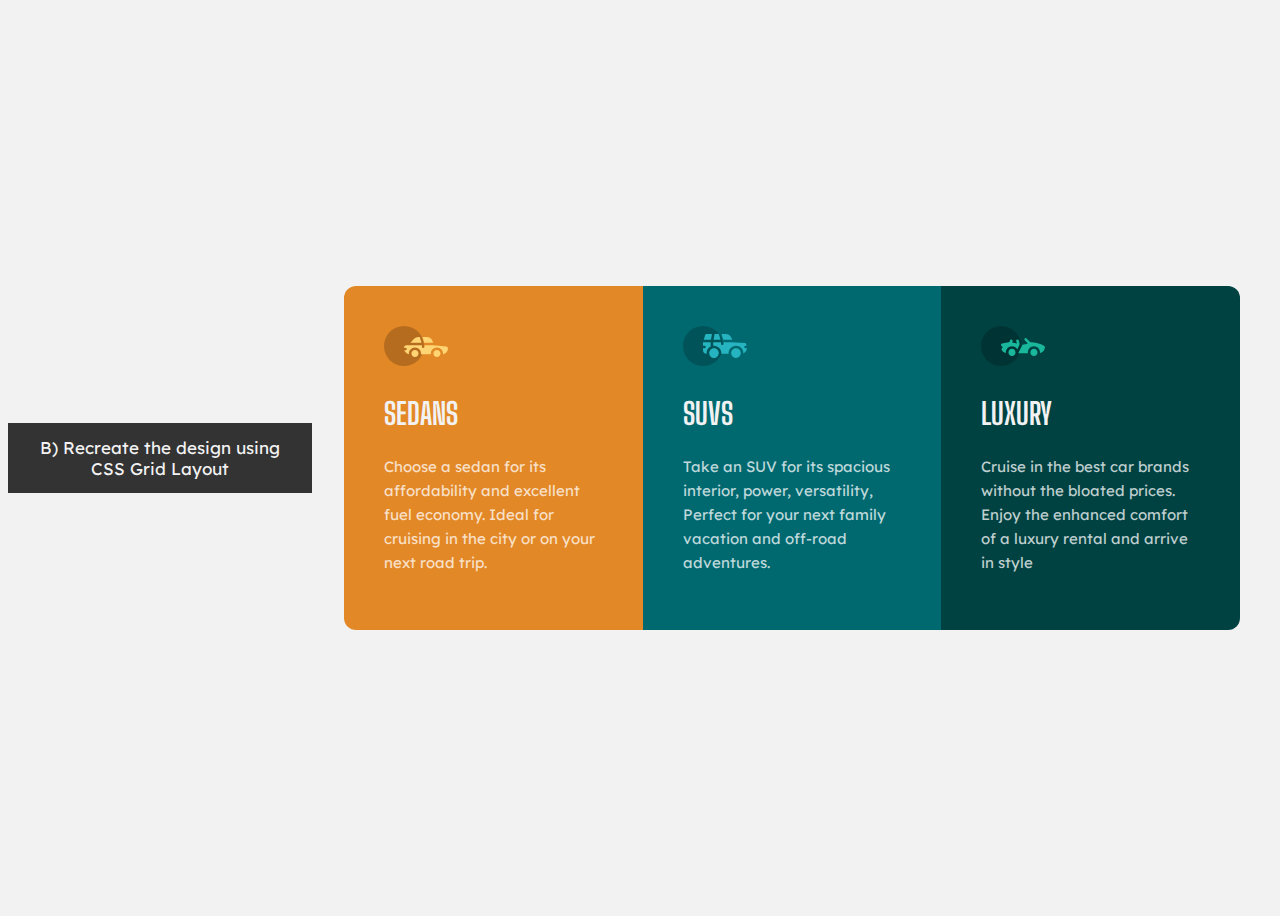
<file: index.html>
<!DOCTYPE html>
<html lang="en">

<head>
    <meta charset="UTF-8">
    <meta http-equiv="X-UA-Compatible" content="IE=edge">
    <meta name="viewport" content="width=device-width, initial-scale=1.0">
    <title> </title>

    

    <link rel="stylesheet" href="./style.css">


</head>

<body>
<nav>
    <a href="grid.html">B) Recreate the design using CSS Grid Layout  </a>
</nav>

    <div class="container">
        <div class="wrapper">
            <div class="box box1">
                <img src="images/icon-sedans.svg" alt="sedans">
                <h2>Sedans</h2>
                <p>Choose a sedan for its affordability and excellent fuel economy. Ideal for cruising in the city or on
                    your next road trip.</p>
            </div>
            <div class="box box2">
                <img src="images/icon-suvs.svg" alt="SUVs">
                <h2>SUVs</h2>
                <p>Take an SUV for its spacious interior, power, versatility, Perfect for your next family vacation and off-road adventures.</p>
            </div>
            <div class="box box3">
                <img src="images/icon-luxury.svg" alt="sedans">
                <h2>Luxury</h2>
                <p>Cruise in the best car brands without the bloated prices. Enjoy the enhanced comfort of a luxury rental and arrive in style</p>
            </div>
        </div>

    </div>

</body>

</html>
</file>
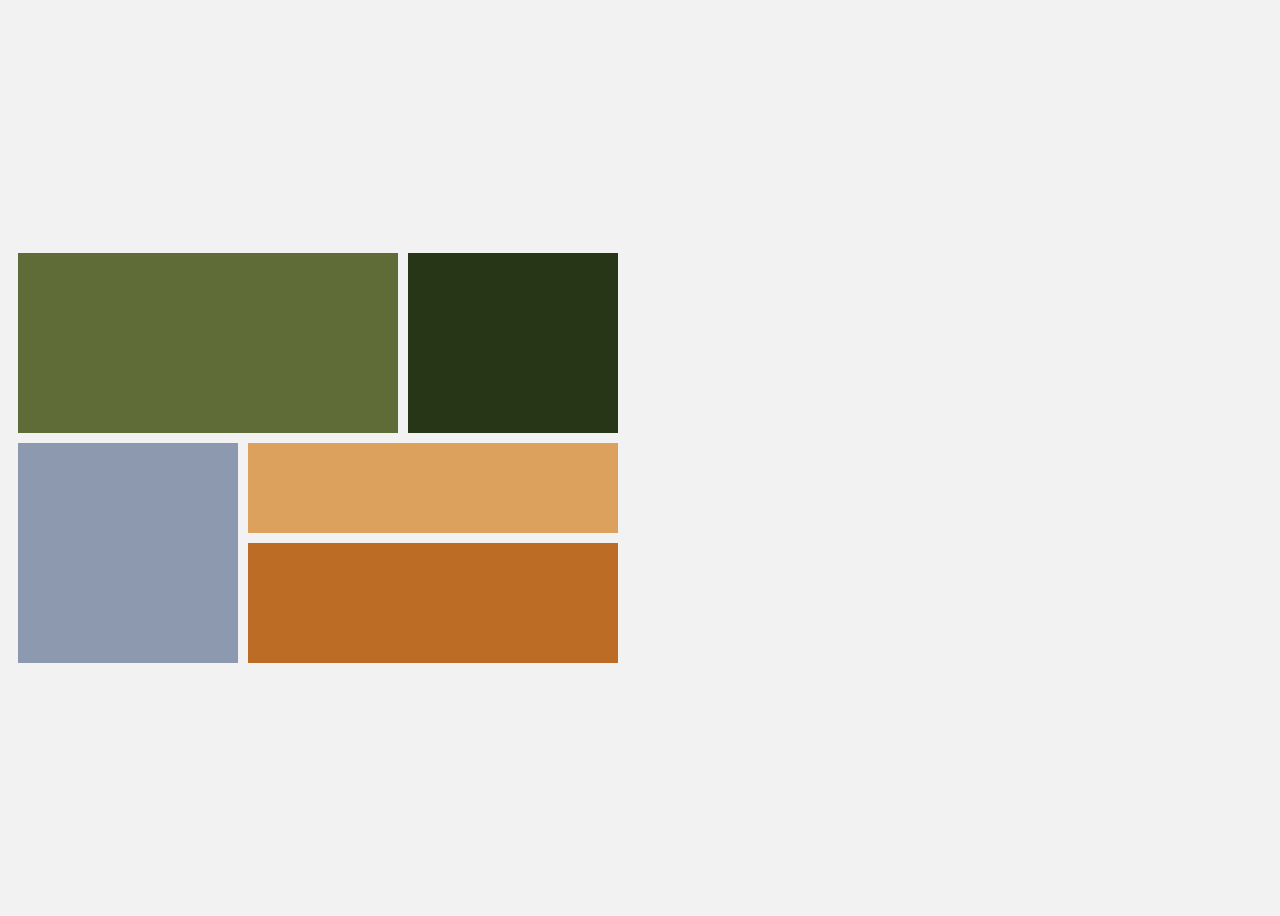
<file: grid.html>
<!DOCTYPE html>
<html lang="en">
<head>
    <meta charset="UTF-8">
    <meta http-equiv="X-UA-Compatible" content="IE=edge">
    <meta name="viewport" content="width=device-width, initial-scale=1.0">
    <title>Document</title>
    <link rel="stylesheet" href="style.css">
</head>
<body>
    <main>
        <section>
            <div class="item5"></div>
            <div class="item4"></div>
            <div class="item3"></div>
            <div class="item2"></div>
            <div class="item1"></div>
        </section>
    </main>
    <footer>

    </footer>
</body>
</html>
</file>
<file: style.css>
@import url('https://fonts.googleapis.com/css2?family=Big+Shoulders+Display:wght@700&family=Lexend+Deca&display=swap');


body {
    background-color: hsl(0, 0%, 95%);
    min-height: 100vh;
    display: flex;
    align-items: center;
    font-size: 15px;
    font-family: 'Lexend Deca',
        sans-serif;
    font-weight: 400;
}

nav {
    overflow: hidden;
    background-color: #333;
}
  
nav a {
    float: left;
    color: #f2f2f2;
    text-align: center;
    padding: 14px 16px;
    text-decoration: none;
    font-size: 17px;
  }
  

.container {
    max-width: 960px;
    margin: 0 auto;
}

.wrapper {
    display: grid;
    grid-template-columns: 1fr 1fr 1fr;
    border-radius: 12px;
    margin: 2rem;
    overflow: hidden;
}

.box1 {
    background: hsl(31, 77%, 52%);
}

.box2 {
    background: hsl(184, 100%, 22%);
}

.box3 {
    background: hsl(179, 100%, 13%);
}

.box {
    padding: 40px;
}

.box h2 {
    font-family: 'Big Shoulders Display',
        cursive;
    text-transform: uppercase;
    color: hsl(0, 0%, 95%);
    font-size: 30px;
}

.box p {
    color: hsla(0, 0%, 100%, 0.75);
    line-height: 1.6;
}

.box a {
    text-decoration: none;
    background-color: hsl(0, 0%, 95%);
    padding: 13px 27px;
    border-radius: 26px;
    margin-top: 60px;
    display: inline-block;
    border: 2px solid hsl(0, 0%, 95%);
    transition: all .4s ease-in-out;
}

.box1 a {
    color: hsl(31, 77%, 52%);
}

.box2 a {
    color: hsl(184, 100%, 22%);
}

.box3 a {
    color: hsl(179, 100%, 13%);
}

.box a:hover {
    color: hsl(0, 0%, 95%);
    background: transparent;
}

/*grid */


section{
    display: grid;
    grid-template-areas:
        "item1 item1 item2"
        "item3 item4 item4"
        "item3 item5 item5";
    gap: 10px;
    padding: 10px;
    
    
    grid-template-columns: 220px 150px 210px;
    grid-template-rows: 180px 90px 120px;
}

section > div{
    padding: 2em;
}

.item1{
    background-color: #606c38;
    grid-area: item1;
}

.item2{
    background-color: #283618;
    grid-area: item2;
}

.item3{
    background-color: #8d99ae;
    grid-area: item3;
}

.item4{
    background-color: #dda15e;
    grid-area: item4;
}

.item5{
    background-color: #bc6c25;
    grid-area: item5;
}




@media only screen and (max-width: 768px) {
    .wrapper {
        grid-template-columns: 1fr;
    }
}

@media only screen and (max-width: 425px) {
    .wrapper {
        margin: 2rem .5rem;
    }
}
</file>
